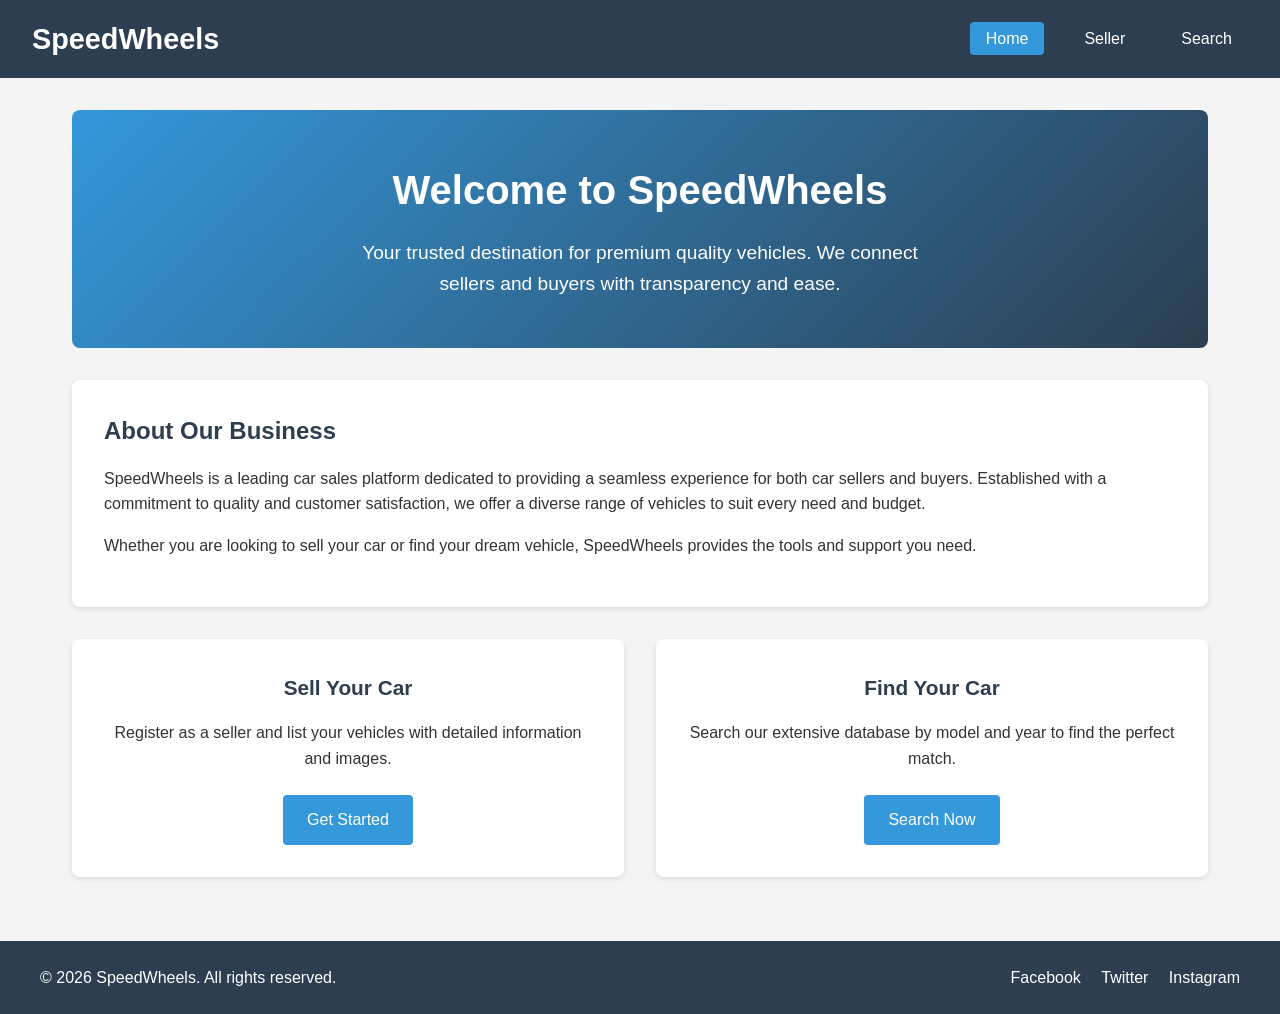
<file: index.html>
<!DOCTYPE html>
<html lang="en">
<head>
    <meta charset="UTF-8">
    <meta name="viewport" content="width=device-width, initial-scale=1.0">
    <title>SpeedWheels - Premium Car Sales</title>
    <link rel="stylesheet" href="styles.css">
</head>
<body>
    <header>
        <div class="logo">
            <h1>SpeedWheels</h1>
        </div>
        <nav class="navbar">
            <ul>
                <li><a href="index.html" class="active">Home</a></li>
                <li><a href="seller.html">Seller</a></li>
                <li><a href="search.html">Search</a></li>
            </ul>
            <div class="hamburger" onclick="toggleMenu()">
                <span></span>
                <span></span>
                <span></span>
            </div>
        </nav>
    </header>

    <main>
        <section class="hero">
            <h2>Welcome to SpeedWheels</h2>
            <p>Your trusted destination for premium quality vehicles. We connect sellers and buyers with transparency and ease.</p>
        </section>

        <section class="intro">
            <h3>About Our Business</h3>
            <p>SpeedWheels is a leading car sales platform dedicated to providing a seamless experience for both car sellers and buyers. Established with a commitment to quality and customer satisfaction, we offer a diverse range of vehicles to suit every need and budget.</p>
            <p>Whether you are looking to sell your car or find your dream vehicle, SpeedWheels provides the tools and support you need.</p>
        </section>

        <section class="features">
            <div class="feature-card">
                <h4>Sell Your Car</h4>
                <p>Register as a seller and list your vehicles with detailed information and images.</p>
                <a href="seller.html" class="btn">Get Started</a>
            </div>
            <div class="feature-card">
                <h4>Find Your Car</h4>
                <p>Search our extensive database by model and year to find the perfect match.</p>
                <a href="search.html" class="btn">Search Now</a>
            </div>
        </section>
    </main>

    <footer>
        <div class="footer-content">
            <p>&copy; 2026 SpeedWheels. All rights reserved.</p>
            <div class="social-links">
                <a href="https://facebook.com" target="_blank">Facebook</a>
                <a href="https://twitter.com" target="_blank">Twitter</a>
                <a href="https://instagram.com" target="_blank">Instagram</a>
            </div>
        </div>
    </footer>

    <script>
        function toggleMenu() {
            document.querySelector('.navbar ul').classList.toggle('show');
        }
    </script>
</body>
</html>
</file>
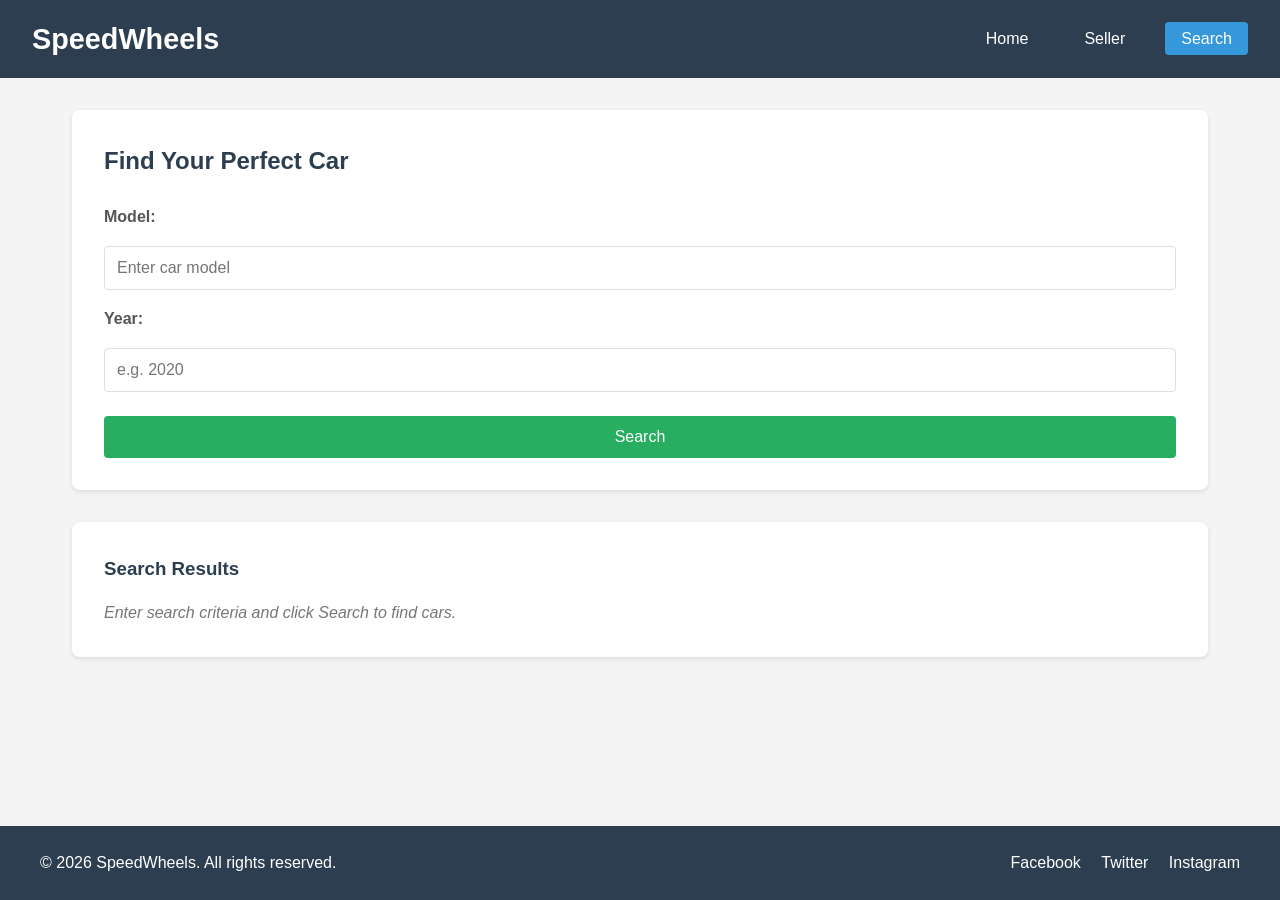
<file: search.html>
<!DOCTYPE html>
<html lang="en">
<head>
    <meta charset="UTF-8">
    <meta name="viewport" content="width=device-width, initial-scale=1.0">
    <title>Search Cars - SpeedWheels</title>
    <link rel="stylesheet" href="styles.css">
</head>
<body>
    <header>
        <div class="logo">
            <h1>SpeedWheels</h1>
        </div>
        <nav class="navbar">
            <ul>
                <li><a href="index.html">Home</a></li>
                <li><a href="seller.html">Seller</a></li>
                <li><a href="search.html" class="active">Search</a></li>
            </ul>
            <div class="hamburger" onclick="toggleMenu()">
                <span></span>
                <span></span>
                <span></span>
            </div>
        </nav>
    </header>

    <main>
        <section class="search-section">
            <h2>Find Your Perfect Car</h2>
            <form id="searchForm" onsubmit="return handleSearch(event)">
                <label for="searchModel">Model:</label>
                <input type="text" id="searchModel" name="model" placeholder="Enter car model">

                <label for="searchYear">Year:</label>
                <input type="number" id="searchYear" name="year" placeholder="e.g. 2020">

                <button type="submit">Search</button>
            </form>
        </section>

        <section class="results-section">
            <h3>Search Results</h3>
            <div id="resultsContainer">
                <p class="no-results">Enter search criteria and click Search to find cars.</p>
            </div>
        </section>
    </main>

    <footer>
        <div class="footer-content">
            <p>&copy; 2026 SpeedWheels. All rights reserved.</p>
            <div class="social-links">
                <a href="https://facebook.com" target="_blank">Facebook</a>
                <a href="https://twitter.com" target="_blank">Twitter</a>
                <a href="https://instagram.com" target="_blank">Instagram</a>
            </div>
        </div>
    </footer>

    <script src="validation.js"></script>
    <script>
        function toggleMenu() {
            document.querySelector('.navbar ul').classList.toggle('show');
        }

        // Demo data for search functionality
        const demoCars = [
            { colour: 'Red', model: 'Toyota Camry', year: 2020, location: 'Beijing', price: 180000, image: '' },
            { colour: 'Blue', model: 'Honda Accord', year: 2019, location: 'Shanghai', price: 160000, image: '' },
            { colour: 'Black', model: 'BMW 3 Series', year: 2021, location: 'Guangzhou', price: 280000, image: '' },
            { colour: 'White', model: 'Toyota Camry', year: 2021, location: 'Shenzhen', price: 195000, image: '' },
            { colour: 'Silver', model: 'Audi A4', year: 2020, location: 'Beijing', price: 250000, image: '' }
        ];

        function handleSearch(event) {
            event.preventDefault();
            const model = document.getElementById('searchModel').value.trim().toLowerCase();
            const year = document.getElementById('searchYear').value.trim();
            const container = document.getElementById('resultsContainer');
            container.innerHTML = '';

            let results = demoCars;
            if (model) {
                results = results.filter(car => car.model.toLowerCase().includes(model));
            }
            if (year) {
                results = results.filter(car => car.year == year);
            }

            if (results.length === 0) {
                container.innerHTML = '<p class="no-results">No cars found matching your criteria.</p>';
                return false;
            }

            results.forEach(car => {
                const card = document.createElement('div');
                card.className = 'car-card';
                card.innerHTML = `
                    <h4>${car.model}</h4>
                    <p><strong>Colour:</strong> ${car.colour}</p>
                    <p><strong>Year:</strong> ${car.year}</p>
                    <p><strong>Location:</strong> ${car.location}</p>
                    <p><strong>Price:</strong> CNY ${car.price.toLocaleString()}</p>
                `;
                container.appendChild(card);
            });
            return false;
        }
    </script>
</body>
</html>
</file>
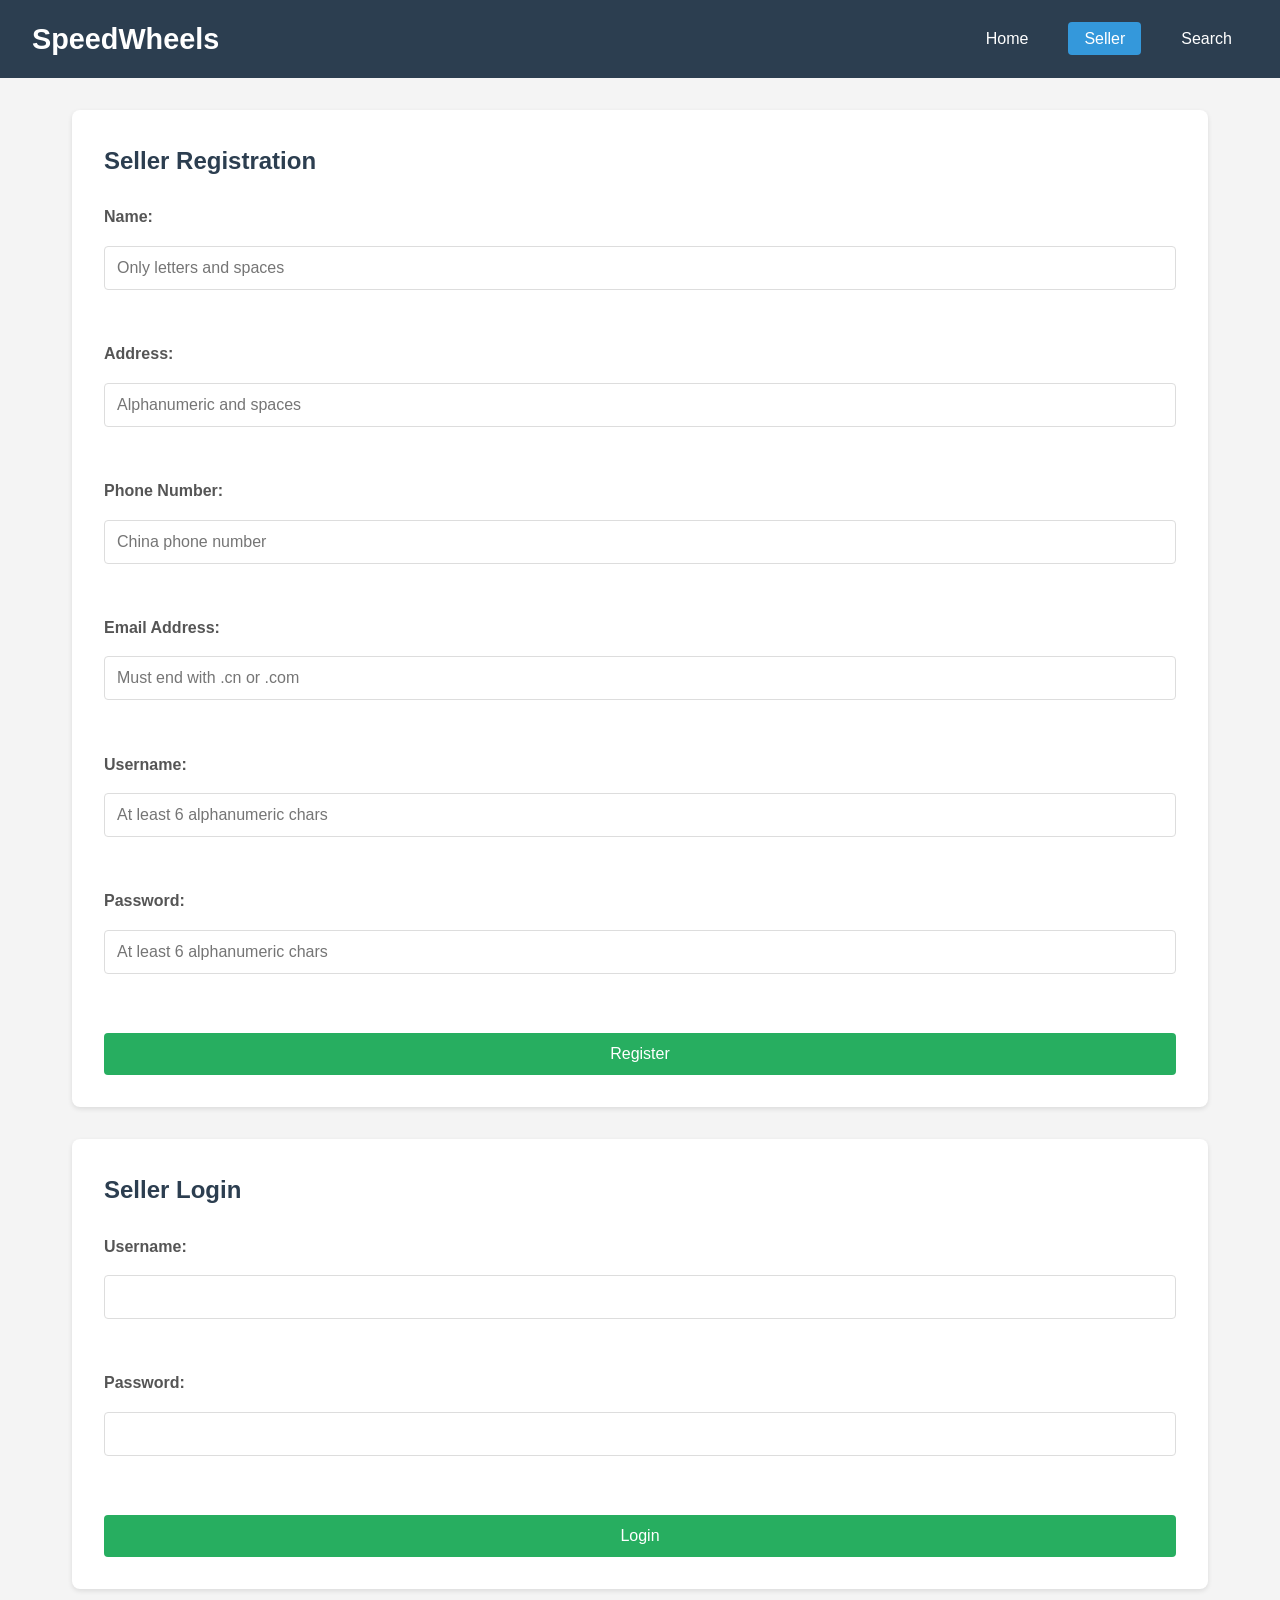
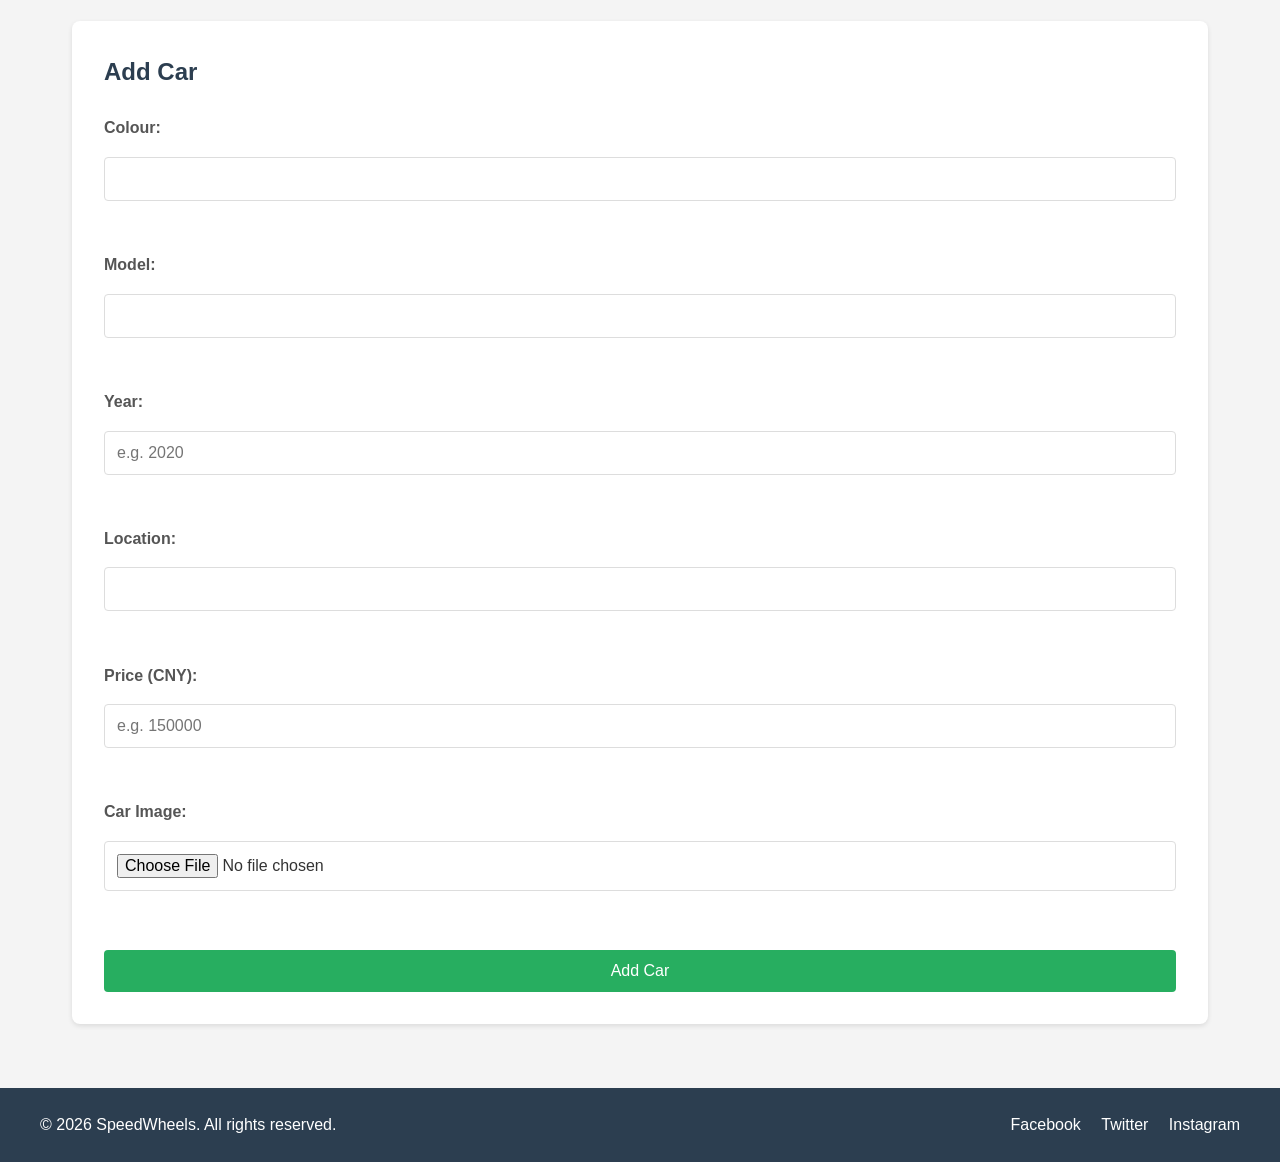
<file: seller.html>
<!DOCTYPE html>
<html lang="en">
<head>
    <meta charset="UTF-8">
    <meta name="viewport" content="width=device-width, initial-scale=1.0">
    <title>Seller Portal - SpeedWheels</title>
    <link rel="stylesheet" href="styles.css">
</head>
<body>
    <header>
        <div class="logo">
            <h1>SpeedWheels</h1>
        </div>
        <nav class="navbar">
            <ul>
                <li><a href="index.html">Home</a></li>
                <li><a href="seller.html" class="active">Seller</a></li>
                <li><a href="search.html">Search</a></li>
            </ul>
            <div class="hamburger" onclick="toggleMenu()">
                <span></span>
                <span></span>
                <span></span>
            </div>
        </nav>
    </header>

    <main>
        <section class="form-section">
            <h2>Seller Registration</h2>
            <form id="registerForm" onsubmit="return validateRegistration(event)">
                <label for="regName">Name:</label>
                <input type="text" id="regName" name="name" placeholder="Only letters and spaces" required>
                <span class="error" id="regNameError"></span>

                <label for="regAddress">Address:</label>
                <input type="text" id="regAddress" name="address" placeholder="Alphanumeric and spaces" required>
                <span class="error" id="regAddressError"></span>

                <label for="regPhone">Phone Number:</label>
                <input type="text" id="regPhone" name="phone" placeholder="China phone number" required>
                <span class="error" id="regPhoneError"></span>

                <label for="regEmail">Email Address:</label>
                <input type="text" id="regEmail" name="email" placeholder="Must end with .cn or .com" required>
                <span class="error" id="regEmailError"></span>

                <label for="regUsername">Username:</label>
                <input type="text" id="regUsername" name="username" placeholder="At least 6 alphanumeric chars" required>
                <span class="error" id="regUsernameError"></span>

                <label for="regPassword">Password:</label>
                <input type="password" id="regPassword" name="password" placeholder="At least 6 alphanumeric chars" required>
                <span class="error" id="regPasswordError"></span>

                <button type="submit">Register</button>
            </form>
        </section>

        <section class="form-section">
            <h2>Seller Login</h2>
            <form id="loginForm" onsubmit="return validateLogin(event)">
                <label for="loginUsername">Username:</label>
                <input type="text" id="loginUsername" name="username" required>
                <span class="error" id="loginUsernameError"></span>

                <label for="loginPassword">Password:</label>
                <input type="password" id="loginPassword" name="password" required>
                <span class="error" id="loginPasswordError"></span>

                <button type="submit">Login</button>
            </form>
        </section>

        <section class="form-section">
            <h2>Add Car</h2>
            <form id="addCarForm" onsubmit="return validateAddCar(event)">
                <label for="carColour">Colour:</label>
                <input type="text" id="carColour" name="colour" required>
                <span class="error" id="carColourError"></span>

                <label for="carModel">Model:</label>
                <input type="text" id="carModel" name="model" required>
                <span class="error" id="carModelError"></span>

                <label for="carYear">Year:</label>
                <input type="number" id="carYear" name="year" placeholder="e.g. 2020" required>
                <span class="error" id="carYearError"></span>

                <label for="carLocation">Location:</label>
                <input type="text" id="carLocation" name="location" required>
                <span class="error" id="carLocationError"></span>

                <label for="carPrice">Price (CNY):</label>
                <input type="number" id="carPrice" name="price" placeholder="e.g. 150000" required>
                <span class="error" id="carPriceError"></span>

                <label for="carImage">Car Image:</label>
                <input type="file" id="carImage" name="image" accept="image/*" required>
                <span class="error" id="carImageError"></span>

                <button type="submit">Add Car</button>
            </form>
        </section>
    </main>

    <footer>
        <div class="footer-content">
            <p>&copy; 2026 SpeedWheels. All rights reserved.</p>
            <div class="social-links">
                <a href="https://facebook.com" target="_blank">Facebook</a>
                <a href="https://twitter.com" target="_blank">Twitter</a>
                <a href="https://instagram.com" target="_blank">Instagram</a>
            </div>
        </div>
    </footer>

    <script src="validation.js"></script>
    <script>
        function toggleMenu() {
            document.querySelector('.navbar ul').classList.toggle('show');
        }
    </script>
</body>
</html>
</file>
<file: styles.css>
/* Reset and Base Styles */
* {
    margin: 0;
    padding: 0;
    box-sizing: border-box;
}

body {
    font-family: 'Segoe UI', Tahoma, Geneva, Verdana, sans-serif;
    line-height: 1.6;
    color: #333;
    background-color: #f4f4f4;
    min-height: 100vh;
    display: flex;
    flex-direction: column;
}

/* Header and Navigation */
header {
    background-color: #2c3e50;
    color: white;
    padding: 1rem 2rem;
    display: flex;
    justify-content: space-between;
    align-items: center;
    flex-wrap: wrap;
}

.logo h1 {
    font-size: 1.8rem;
}

.navbar ul {
    list-style: none;
    display: flex;
    gap: 1.5rem;
}

.navbar a {
    color: white;
    text-decoration: none;
    font-weight: 500;
    padding: 0.5rem 1rem;
    border-radius: 4px;
    transition: background-color 0.3s;
}

.navbar a:hover,
.navbar a.active {
    background-color: #3498db;
}

.hamburger {
    display: none;
    flex-direction: column;
    cursor: pointer;
    gap: 5px;
}

.hamburger span {
    width: 25px;
    height: 3px;
    background-color: white;
    border-radius: 2px;
}

/* Main Content */
main {
    flex: 1;
    padding: 2rem;
    max-width: 1200px;
    margin: 0 auto;
    width: 100%;
}

/* Hero Section */
.hero {
    text-align: center;
    padding: 3rem 1rem;
    background: linear-gradient(135deg, #3498db, #2c3e50);
    color: white;
    border-radius: 8px;
    margin-bottom: 2rem;
}

.hero h2 {
    font-size: 2.5rem;
    margin-bottom: 1rem;
}

.hero p {
    font-size: 1.2rem;
    max-width: 600px;
    margin: 0 auto;
}

/* Intro Section */
.intro {
    background: white;
    padding: 2rem;
    border-radius: 8px;
    margin-bottom: 2rem;
    box-shadow: 0 2px 5px rgba(0,0,0,0.1);
}

.intro h3 {
    color: #2c3e50;
    margin-bottom: 1rem;
    font-size: 1.5rem;
}

.intro p {
    margin-bottom: 1rem;
}

/* Features Section */
.features {
    display: grid;
    grid-template-columns: repeat(auto-fit, minmax(280px, 1fr));
    gap: 2rem;
    margin-bottom: 2rem;
}

.feature-card {
    background: white;
    padding: 2rem;
    border-radius: 8px;
    box-shadow: 0 2px 5px rgba(0,0,0,0.1);
    text-align: center;
    transition: transform 0.3s;
}

.feature-card:hover {
    transform: translateY(-5px);
}

.feature-card h4 {
    color: #2c3e50;
    margin-bottom: 1rem;
    font-size: 1.3rem;
}

.feature-card p {
    margin-bottom: 1.5rem;
}

.btn {
    display: inline-block;
    background-color: #3498db;
    color: white;
    padding: 0.75rem 1.5rem;
    text-decoration: none;
    border-radius: 4px;
    transition: background-color 0.3s;
    border: none;
    cursor: pointer;
    font-size: 1rem;
}

.btn:hover {
    background-color: #2980b9;
}

/* Form Sections */
.form-section {
    background: white;
    padding: 2rem;
    border-radius: 8px;
    margin-bottom: 2rem;
    box-shadow: 0 2px 5px rgba(0,0,0,0.1);
}

.form-section h2 {
    color: #2c3e50;
    margin-bottom: 1.5rem;
    font-size: 1.5rem;
}

form {
    display: flex;
    flex-direction: column;
    gap: 1rem;
}

label {
    font-weight: 600;
    color: #555;
}

input[type="text"],
input[type="password"],
input[type="number"],
input[type="file"],
input[type="email"] {
    padding: 0.75rem;
    border: 1px solid #ddd;
    border-radius: 4px;
    font-size: 1rem;
    width: 100%;
}

input:focus {
    outline: none;
    border-color: #3498db;
    box-shadow: 0 0 0 2px rgba(52, 152, 219, 0.2);
}

button[type="submit"] {
    background-color: #27ae60;
    color: white;
    padding: 0.75rem;
    border: none;
    border-radius: 4px;
    font-size: 1rem;
    cursor: pointer;
    transition: background-color 0.3s;
    margin-top: 0.5rem;
}

button[type="submit"]:hover {
    background-color: #219150;
}

.error {
    color: #e74c3c;
    font-size: 0.9rem;
    min-height: 1.2rem;
}

/* Search Section */
.search-section {
    background: white;
    padding: 2rem;
    border-radius: 8px;
    margin-bottom: 2rem;
    box-shadow: 0 2px 5px rgba(0,0,0,0.1);
}

.search-section h2 {
    color: #2c3e50;
    margin-bottom: 1.5rem;
}

.results-section {
    background: white;
    padding: 2rem;
    border-radius: 8px;
    box-shadow: 0 2px 5px rgba(0,0,0,0.1);
}

.results-section h3 {
    color: #2c3e50;
    margin-bottom: 1rem;
}

.no-results {
    color: #777;
    font-style: italic;
}

.car-card {
    border: 1px solid #ddd;
    border-radius: 8px;
    padding: 1.5rem;
    margin-bottom: 1rem;
    background: #fafafa;
}

.car-card h4 {
    color: #2c3e50;
    margin-bottom: 0.5rem;
    font-size: 1.2rem;
}

.car-card p {
    margin-bottom: 0.3rem;
}

/* Footer */
footer {
    background-color: #2c3e50;
    color: white;
    padding: 1.5rem 2rem;
    text-align: center;
}

.footer-content {
    max-width: 1200px;
    margin: 0 auto;
    display: flex;
    justify-content: space-between;
    align-items: center;
    flex-wrap: wrap;
    gap: 1rem;
}

.social-links a {
    color: white;
    text-decoration: none;
    margin-left: 1rem;
    transition: color 0.3s;
}

.social-links a:hover {
    color: #3498db;
}

/* Responsive Design */
@media (max-width: 768px) {
    header {
        flex-direction: column;
        align-items: flex-start;
    }

    .navbar {
        width: 100%;
        margin-top: 1rem;
    }

    .navbar ul {
        display: none;
        flex-direction: column;
        width: 100%;
        gap: 0;
    }

    .navbar ul.show {
        display: flex;
    }

    .navbar a {
        display: block;
        padding: 1rem;
        border-bottom: 1px solid rgba(255,255,255,0.1);
    }

    .hamburger {
        display: flex;
        position: absolute;
        top: 1.5rem;
        right: 2rem;
    }

    .hero h2 {
        font-size: 1.8rem;
    }

    .hero p {
        font-size: 1rem;
    }

    main {
        padding: 1rem;
    }

    .footer-content {
        flex-direction: column;
        text-align: center;
    }
}

@media (max-width: 480px) {
    .logo h1 {
        font-size: 1.5rem;
    }

    .hero {
        padding: 2rem 1rem;
    }

    .hero h2 {
        font-size: 1.5rem;
    }

    .features {
        grid-template-columns: 1fr;
    }
}
</file>
